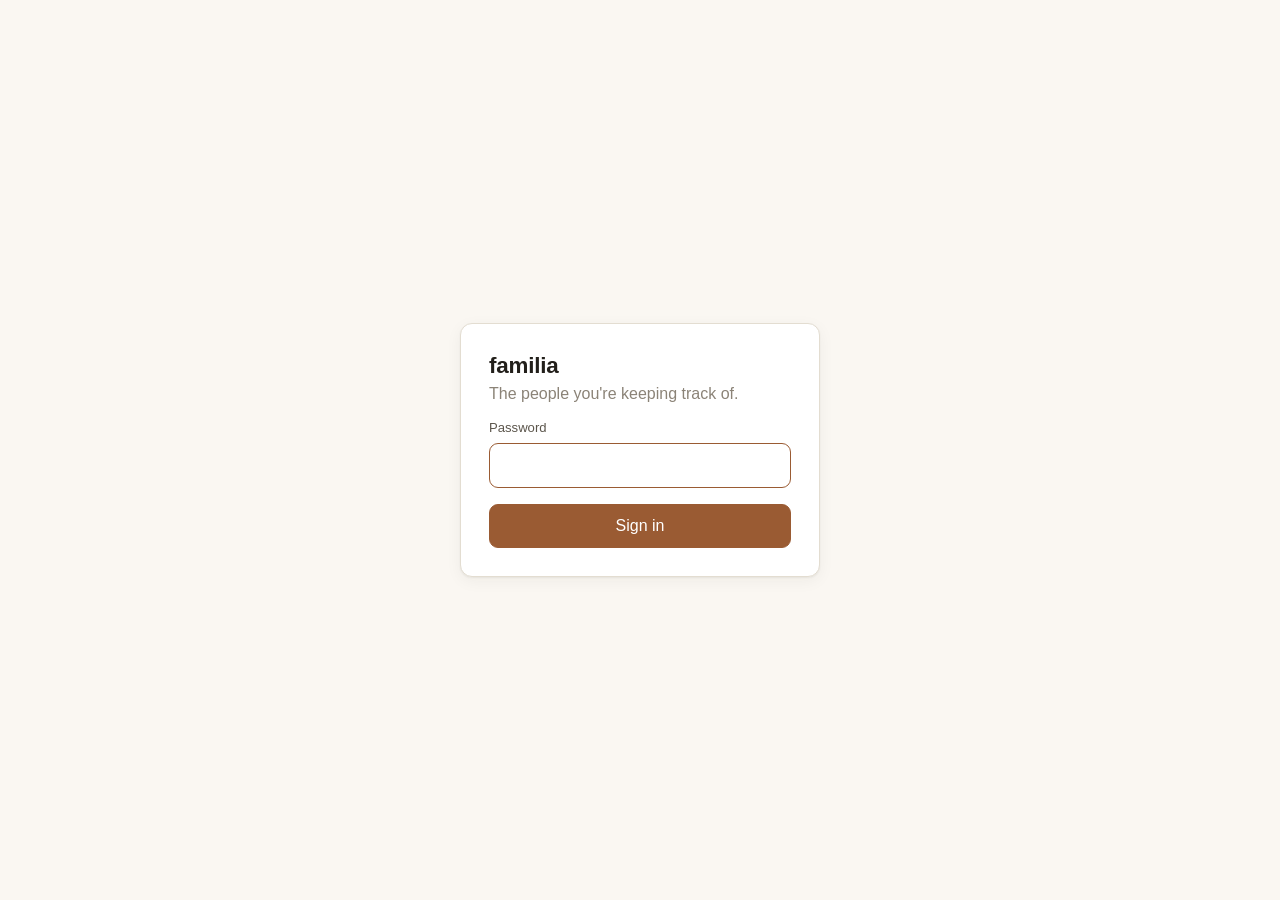
<file: static/login.html>
<!doctype html>
<html lang="en">
<head>
  <meta charset="utf-8">
  <meta name="viewport" content="width=device-width, initial-scale=1">
  <title>familia</title>
  <link rel="stylesheet" href="/static/style.css">
</head>
<body class="login-body">
  <main class="login-card">
    <h1 class="wordmark">familia</h1>
    <p class="muted">The people you're keeping track of.</p>
    <form method="post" action="/login">
      <label for="password">Password</label>
      <input id="password" name="password" type="password" autocomplete="current-password" autofocus required>
      <button type="submit">Sign in</button>
    </form>
    <p id="error" class="error" hidden>That password didn't work.</p>
  </main>
  <script>
    if (new URLSearchParams(location.search).has('error')) {
      document.getElementById('error').hidden = false;
    }
  </script>
</body>
</html>
</file>
<file: static/style.css>
/* familia — warm, quiet, mobile-first. */

:root {
  --bg: #faf7f2;
  --surface: #ffffff;
  --surface-2: #f3efe7;
  --ink: #221f1a;
  --ink-2: #5c564c;
  --muted: #8b8377;
  --line: #e3ddd1;
  --accent: #9a5b33;
  --accent-soft: #f4e7dd;
  --warn: #8a6d1f;
  --warn-soft: #f7eed2;
  --radius: 12px;
  --shadow: 0 1px 2px rgba(34, 31, 26, .06), 0 4px 16px rgba(34, 31, 26, .05);
}

@media (prefers-color-scheme: dark) {
  :root {
    --bg: #16140f;
    --surface: #1f1c16;
    --surface-2: #262218;
    --ink: #f0ece3;
    --ink-2: #bdb6a8;
    --muted: #8e8677;
    --line: #332e24;
    --accent: #d99b6c;
    --accent-soft: #33261c;
    --warn: #d9bf74;
    --warn-soft: #302814;
    --shadow: 0 1px 2px rgba(0, 0, 0, .3), 0 4px 16px rgba(0, 0, 0, .25);
  }
}

* { box-sizing: border-box; }

body {
  margin: 0;
  background: var(--bg);
  color: var(--ink);
  font: 16px/1.55 ui-sans-serif, -apple-system, "Segoe UI", Roboto, Helvetica, Arial, sans-serif;
  -webkit-text-size-adjust: 100%;
}

a { color: var(--accent); text-decoration: none; }
a:hover { text-decoration: underline; }

h1, h2, h3 { line-height: 1.25; margin: 0; font-weight: 600; }
h1 { font-size: 1.5rem; }
h2 { font-size: 1.05rem; }
h3 { font-size: .95rem; }

p { margin: 0; }
.muted { color: var(--muted); }
.error { color: #b3452b; }

/* --- chrome ------------------------------------------------------------ */

.topbar {
  display: flex;
  align-items: center;
  gap: 16px;
  flex-wrap: wrap;
  padding: 12px 16px;
  background: var(--surface);
  border-bottom: 1px solid var(--line);
  position: sticky;
  top: 0;
  z-index: 20;
}

.wordmark {
  font-weight: 600;
  font-size: 1.1rem;
  letter-spacing: -.01em;
  color: var(--ink);
}
.wordmark:hover { text-decoration: none; }

.topbar nav { display: flex; gap: 14px; }
.topbar nav a { color: var(--ink-2); font-size: .92rem; padding: 2px 0; border-bottom: 2px solid transparent; }
.topbar nav a.active { color: var(--ink); border-bottom-color: var(--accent); }
.topbar nav a:hover { text-decoration: none; color: var(--ink); }

.search { margin-left: auto; flex: 1 1 180px; max-width: 320px; }
.search input { width: 100%; }

main {
  max-width: 820px;
  margin: 0 auto;
  padding-block: 24px 96px;
  padding-inline: 16px;
}

/* --- forms ------------------------------------------------------------- */

input, textarea, select, button {
  font: inherit;
  color: inherit;
}

input[type=text], input[type=password], input[type=search],
input[type=date], input[type=number], textarea, select {
  width: 100%;
  padding: 9px 11px;
  background: var(--surface);
  border: 1px solid var(--line);
  border-radius: 9px;
  outline: none;
}
input:focus, textarea:focus, select:focus { border-color: var(--accent); }
textarea { resize: vertical; min-height: 84px; }

label { display: block; font-size: .82rem; color: var(--ink-2); margin: 12px 0 4px; font-weight: 500; }

button {
  cursor: pointer;
  padding: 9px 14px;
  border-radius: 9px;
  border: 1px solid var(--accent);
  background: var(--accent);
  color: #fff;
  font-weight: 500;
}
@media (prefers-color-scheme: dark) { button { color: #1a1510; } }
button:hover { filter: brightness(1.06); }

button.ghost {
  background: transparent;
  color: var(--ink-2);
  border-color: var(--line);
}
button.ghost:hover { background: var(--surface-2); color: var(--ink); }

button.link {
  background: none; border: none; color: var(--accent);
  padding: 0; font-weight: 500; font-size: .85rem;
}
button.link:hover { text-decoration: underline; }

button.tiny { padding: 4px 9px; font-size: .8rem; }

.row { display: flex; gap: 8px; align-items: center; flex-wrap: wrap; }
.grid-2 { display: grid; grid-template-columns: 1fr 1fr; gap: 12px; }
@media (max-width: 520px) { .grid-2 { grid-template-columns: 1fr; } }

/* --- cards ------------------------------------------------------------- */

.card {
  background: var(--surface);
  border: 1px solid var(--line);
  border-radius: var(--radius);
  padding: 16px;
  margin-bottom: 14px;
  box-shadow: var(--shadow);
}

.section-head {
  display: flex;
  align-items: baseline;
  justify-content: space-between;
  gap: 12px;
  margin: 28px 0 10px;
}
.section-head:first-child { margin-top: 0; }
.section-head h2 { font-size: .8rem; text-transform: uppercase; letter-spacing: .07em; color: var(--muted); }

.empty {
  text-align: center;
  padding: 40px 16px;
  color: var(--muted);
}

/* --- review ------------------------------------------------------------ */

.review-head { margin-bottom: 22px; }
.review-head h1 { margin-bottom: 4px; }

.item {
  display: flex;
  gap: 14px;
  align-items: flex-start;
  padding: 14px 16px;
  background: var(--surface);
  border: 1px solid var(--line);
  border-radius: var(--radius);
  margin-bottom: 8px;
}

.when {
  flex: 0 0 auto;
  min-width: 58px;
  text-align: center;
  padding: 6px 8px;
  border-radius: 8px;
  background: var(--surface-2);
  font-size: .72rem;
  font-weight: 600;
  line-height: 1.3;
  color: var(--ink-2);
}
.when.soon { background: var(--accent-soft); color: var(--accent); }
.when.stale { background: var(--warn-soft); color: var(--warn); }

.item-body { flex: 1 1 auto; min-width: 0; }
.item-body .who { font-size: .78rem; color: var(--muted); }
.item-body .what { font-weight: 600; margin: 1px 0 2px; }
.item-body .why { font-size: .88rem; color: var(--ink-2); }
.item-actions { display: flex; gap: 10px; margin-top: 8px; }

/* --- people ------------------------------------------------------------ */

.person-row {
  display: flex;
  align-items: center;
  gap: 14px;
  padding: 12px 16px;
  background: var(--surface);
  border: 1px solid var(--line);
  border-radius: var(--radius);
  margin-bottom: 8px;
}
.person-row:hover { border-color: var(--accent); }

.avatar {
  flex: 0 0 auto;
  width: 38px; height: 38px;
  border-radius: 50%;
  display: grid; place-items: center;
  background: var(--accent-soft);
  color: var(--accent);
  font-weight: 600;
  font-size: .9rem;
}

.person-row .meta { flex: 1 1 auto; min-width: 0; }
.person-row .name { font-weight: 600; color: var(--ink); }
.person-row .sub { font-size: .82rem; color: var(--muted); }

.pill {
  font-size: .72rem;
  padding: 3px 8px;
  border-radius: 999px;
  background: var(--surface-2);
  color: var(--ink-2);
  white-space: nowrap;
}
.pill.open { background: var(--accent-soft); color: var(--accent); }

/* --- portrait ---------------------------------------------------------- */

.portrait-head { display: flex; gap: 16px; align-items: center; margin-bottom: 20px; }
.portrait-head .avatar { width: 56px; height: 56px; font-size: 1.2rem; }
.portrait-head h1 { margin-bottom: 2px; }

.prose { white-space: pre-wrap; color: var(--ink-2); font-size: .94rem; }

.thread {
  border-left: 3px solid var(--accent);
  padding: 2px 0 2px 12px;
  margin-bottom: 14px;
}
.thread.closed { border-left-color: var(--line); opacity: .6; }
.thread .title { font-weight: 600; }

.timeline { margin-top: 4px; }
.entry {
  padding: 12px 0;
  border-bottom: 1px solid var(--line);
}
.entry:last-child { border-bottom: none; }
.entry .head { display: flex; gap: 8px; align-items: baseline; font-size: .78rem; color: var(--muted); }
.entry .body { white-space: pre-wrap; margin-top: 3px; font-size: .94rem; }

.date-row {
  display: flex; align-items: center; gap: 10px;
  padding: 8px 0;
  border-bottom: 1px solid var(--line);
  font-size: .9rem;
}
.date-row:last-child { border-bottom: none; }
.date-row .d { flex: 0 0 92px; color: var(--muted); font-size: .82rem; }

/* --- fab & modal ------------------------------------------------------- */

.fab {
  position: fixed;
  right: 20px; bottom: 20px;
  width: 54px; height: 54px;
  border-radius: 50%;
  font-size: 1.7rem;
  line-height: 1;
  padding: 0;
  box-shadow: 0 4px 14px rgba(0, 0, 0, .2);
  z-index: 30;
}

.backdrop {
  position: fixed; inset: 0;
  background: rgba(20, 17, 12, .45);
  display: grid;
  place-items: center;
  padding: 16px;
  z-index: 40;
  overflow-y: auto;
}

.modal {
  background: var(--surface);
  border-radius: 14px;
  padding: 20px;
  width: min(520px, 100%);
  max-height: 90vh;
  overflow-y: auto;
  box-shadow: 0 20px 60px rgba(0, 0, 0, .3);
}
.modal h2 { margin-bottom: 4px; }
.modal .actions { display: flex; gap: 8px; justify-content: flex-end; margin-top: 18px; }

.toast {
  position: fixed;
  left: 50%; bottom: 24px;
  transform: translateX(-50%);
  background: var(--ink);
  color: var(--bg);
  padding: 9px 16px;
  border-radius: 999px;
  font-size: .88rem;
  z-index: 50;
}

/* --- login ------------------------------------------------------------- */

.login-body { display: grid; place-items: center; min-height: 100vh; padding: 16px; }
.login-card {
  background: var(--surface);
  border: 1px solid var(--line);
  border-radius: var(--radius);
  padding: 28px;
  width: min(360px, 100%);
  box-shadow: var(--shadow);
}
.login-card .wordmark { font-size: 1.4rem; display: block; margin-bottom: 2px; }
.login-card button { width: 100%; margin-top: 16px; }
.login-card .error { margin-top: 12px; font-size: .9rem; }

/* --- choice chips (circle radios, people filters) ---------------------- */

.choices { display: flex; flex-wrap: wrap; gap: 8px; }

.choice {
  display: inline-flex;
  align-items: center;
  gap: 7px;
  margin: 0;
  padding: 7px 12px;
  border: 1px solid var(--line);
  border-radius: 999px;
  background: var(--surface);
  cursor: pointer;
  font-size: .87rem;
  color: var(--ink-2);
  user-select: none;
}
.choice:hover { border-color: var(--accent); }
.choice input { accent-color: var(--accent); margin: 0; cursor: pointer; }
.choice:has(input:checked) {
  background: var(--accent-soft);
  border-color: var(--accent);
  color: var(--accent);
}
.choice:has(input:checked) .muted { color: inherit; opacity: .7; }

.filters { margin-bottom: 16px; }
</file>
